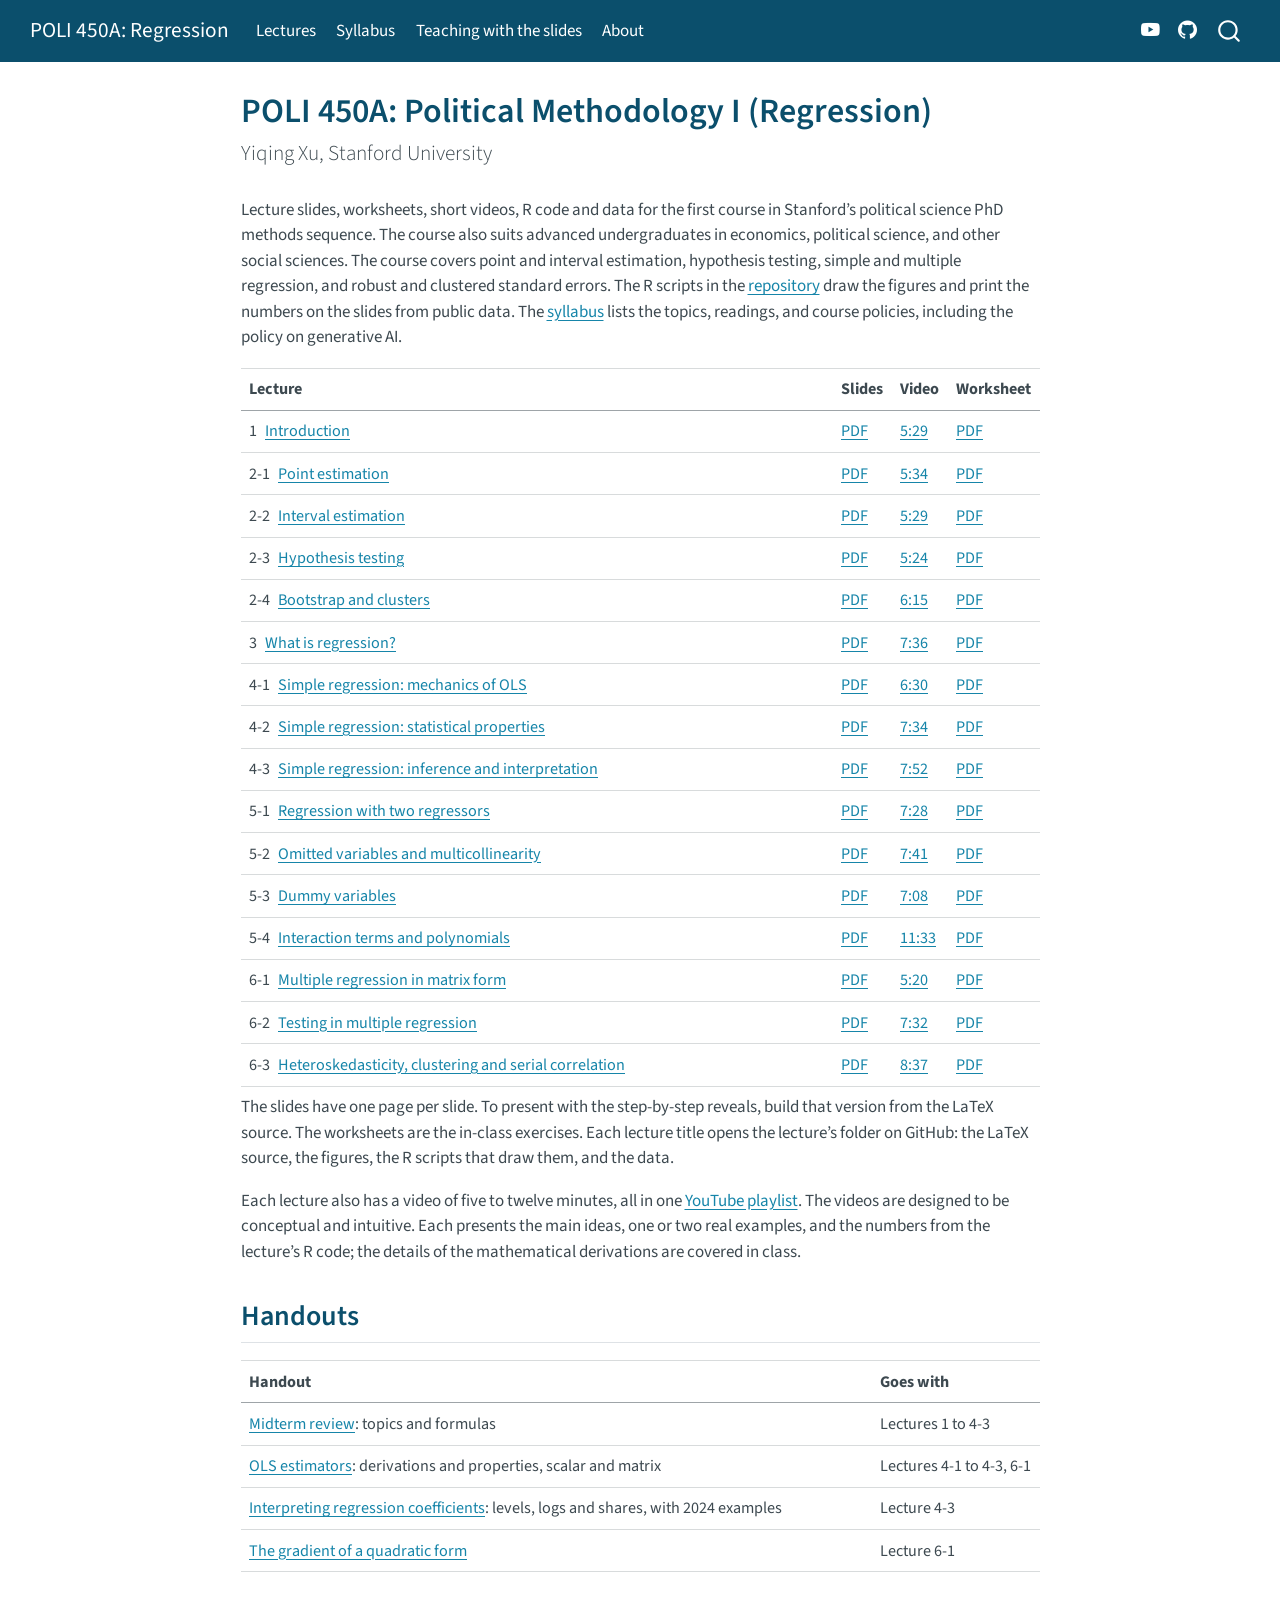
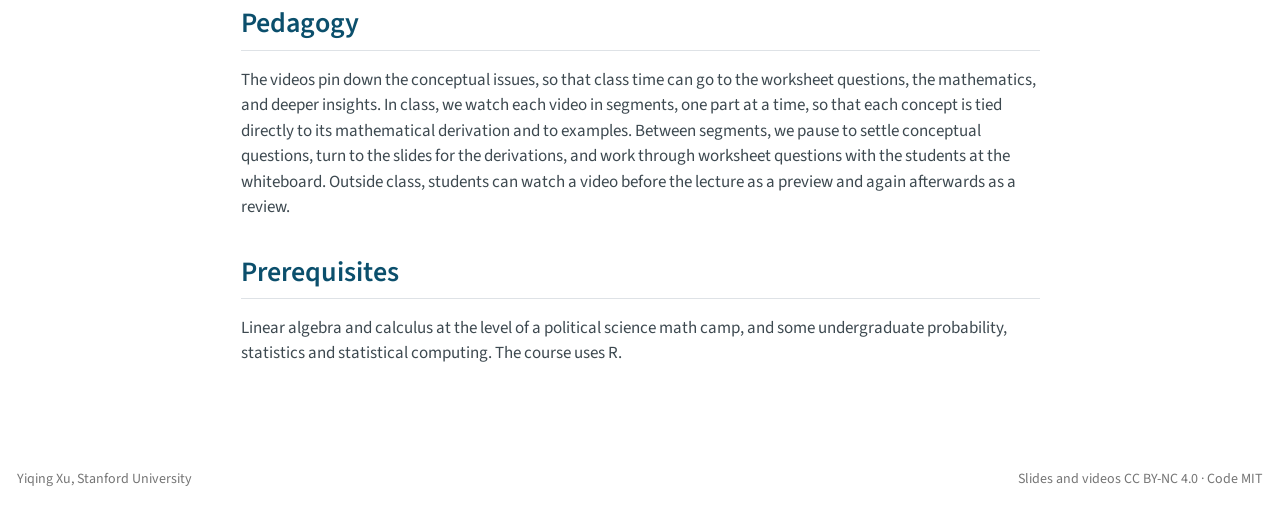
<file: docs/index.html>
<!DOCTYPE html>
<html xmlns="http://www.w3.org/1999/xhtml" lang="en" xml:lang="en"><head>

<meta charset="utf-8">
<meta name="generator" content="quarto-1.8.27">

<meta name="viewport" content="width=device-width, initial-scale=1.0, user-scalable=yes">


<title>POLI 450A: Political Methodology I (Regression) – POLI 450A: Regression</title>
<style>
code{white-space: pre-wrap;}
span.smallcaps{font-variant: small-caps;}
div.columns{display: flex; gap: min(4vw, 1.5em);}
div.column{flex: auto; overflow-x: auto;}
div.hanging-indent{margin-left: 1.5em; text-indent: -1.5em;}
ul.task-list{list-style: none;}
ul.task-list li input[type="checkbox"] {
  width: 0.8em;
  margin: 0 0.8em 0.2em -1em; /* quarto-specific, see https://github.com/quarto-dev/quarto-cli/issues/4556 */ 
  vertical-align: middle;
}
</style>


<script src="site_libs/quarto-nav/quarto-nav.js"></script>
<script src="site_libs/quarto-nav/headroom.min.js"></script>
<script src="site_libs/clipboard/clipboard.min.js"></script>
<script src="site_libs/quarto-search/autocomplete.umd.js"></script>
<script src="site_libs/quarto-search/fuse.min.js"></script>
<script src="site_libs/quarto-search/quarto-search.js"></script>
<meta name="quarto:offset" content="./">
<script src="site_libs/quarto-html/quarto.js" type="module"></script>
<script src="site_libs/quarto-html/tabsets/tabsets.js" type="module"></script>
<script src="site_libs/quarto-html/axe/axe-check.js" type="module"></script>
<script src="site_libs/quarto-html/popper.min.js"></script>
<script src="site_libs/quarto-html/tippy.umd.min.js"></script>
<script src="site_libs/quarto-html/anchor.min.js"></script>
<link href="site_libs/quarto-html/tippy.css" rel="stylesheet">
<link href="site_libs/quarto-html/quarto-syntax-highlighting-ed96de9b727972fe78a7b5d16c58bf87.css" rel="stylesheet" id="quarto-text-highlighting-styles">
<script src="site_libs/bootstrap/bootstrap.min.js"></script>
<link href="site_libs/bootstrap/bootstrap-icons.css" rel="stylesheet">
<link href="site_libs/bootstrap/bootstrap-851721a1c7801c9b8cac1c885a5fff2c.min.css" rel="stylesheet" append-hash="true" id="quarto-bootstrap" data-mode="light">
<script id="quarto-search-options" type="application/json">{
  "location": "navbar",
  "copy-button": false,
  "collapse-after": 3,
  "panel-placement": "end",
  "type": "overlay",
  "limit": 50,
  "keyboard-shortcut": [
    "f",
    "/",
    "s"
  ],
  "show-item-context": false,
  "language": {
    "search-no-results-text": "No results",
    "search-matching-documents-text": "matching documents",
    "search-copy-link-title": "Copy link to search",
    "search-hide-matches-text": "Hide additional matches",
    "search-more-match-text": "more match in this document",
    "search-more-matches-text": "more matches in this document",
    "search-clear-button-title": "Clear",
    "search-text-placeholder": "",
    "search-detached-cancel-button-title": "Cancel",
    "search-submit-button-title": "Submit",
    "search-label": "Search"
  }
}</script>


</head>

<body class="nav-fixed fullcontent quarto-light">

<div id="quarto-search-results"></div>
  <header id="quarto-header" class="headroom fixed-top">
    <nav class="navbar navbar-expand-lg " data-bs-theme="dark">
      <div class="navbar-container container-fluid">
      <div class="navbar-brand-container mx-auto">
    <a class="navbar-brand" href="./index.html">
    <span class="navbar-title">POLI 450A: Regression</span>
    </a>
  </div>
            <div id="quarto-search" class="" title="Search"></div>
          <button class="navbar-toggler" type="button" data-bs-toggle="collapse" data-bs-target="#navbarCollapse" aria-controls="navbarCollapse" role="menu" aria-expanded="false" aria-label="Toggle navigation" onclick="if (window.quartoToggleHeadroom) { window.quartoToggleHeadroom(); }">
  <span class="navbar-toggler-icon"></span>
</button>
          <div class="collapse navbar-collapse" id="navbarCollapse">
            <ul class="navbar-nav navbar-nav-scroll me-auto">
  <li class="nav-item">
    <a class="nav-link active" href="./index.html" aria-current="page"> 
<span class="menu-text">Lectures</span></a>
  </li>  
  <li class="nav-item">
    <a class="nav-link" href="./pdf/syllabus.pdf"> 
<span class="menu-text">Syllabus</span></a>
  </li>  
  <li class="nav-item">
    <a class="nav-link" href="./teaching.html"> 
<span class="menu-text">Teaching with the slides</span></a>
  </li>  
  <li class="nav-item">
    <a class="nav-link" href="./about.html"> 
<span class="menu-text">About</span></a>
  </li>  
</ul>
            <ul class="navbar-nav navbar-nav-scroll ms-auto">
  <li class="nav-item compact">
    <a class="nav-link" href="https://www.youtube.com/playlist?list=PLbHvZ-k41x9s"> <i class="bi bi-youtube" role="img" aria-label="YouTube playlist">
</i> 
<span class="menu-text"></span></a>
  </li>  
  <li class="nav-item compact">
    <a class="nav-link" href="https://github.com/xuyiqing/regression-lectures"> <i class="bi bi-github" role="img" aria-label="GitHub repository">
</i> 
<span class="menu-text"></span></a>
  </li>  
</ul>
          </div> <!-- /navcollapse -->
            <div class="quarto-navbar-tools">
</div>
      </div> <!-- /container-fluid -->
    </nav>
</header>
<!-- content -->
<div id="quarto-content" class="quarto-container page-columns page-rows-contents page-layout-article page-navbar">
<!-- sidebar -->
<!-- margin-sidebar -->
    
<!-- main -->
<main class="content" id="quarto-document-content">

<header id="title-block-header" class="quarto-title-block default">
<div class="quarto-title">
<h1 class="title">POLI 450A: Political Methodology I (Regression)</h1>
<p class="subtitle lead">Yiqing Xu, Stanford University</p>
</div>



<div class="quarto-title-meta">

    
  
    
  </div>
  


</header>


<p>Lecture slides, worksheets, short videos, R code and data for the first course in Stanford’s political science PhD methods sequence. The course also suits advanced undergraduates in economics, political science, and other social sciences. The course covers point and interval estimation, hypothesis testing, simple and multiple regression, and robust and clustered standard errors. The R scripts in the <a href="https://github.com/xuyiqing/regression-lectures">repository</a> draw the figures and print the numbers on the slides from public data. The <a href="pdf/syllabus.pdf">syllabus</a> lists the topics, readings, and course policies, including the policy on generative AI.</p>
<table class="caption-top table">
<thead>
<tr class="header">
<th>Lecture</th>
<th>Slides</th>
<th>Video</th>
<th>Worksheet</th>
</tr>
</thead>
<tbody>
<tr class="odd">
<td>1 <a href="https://github.com/xuyiqing/regression-lectures/tree/main/lectures/01Intro">Introduction</a></td>
<td><a href="pdf/lec1_handout.pdf">PDF</a></td>
<td><a href="https://www.youtube.com/watch?v=iF-UXSAJUKI&amp;list=PLbHvZ-k41x9s">5:29</a></td>
<td><a href="pdf/worksheet_lec1.pdf">PDF</a></td>
</tr>
<tr class="even">
<td>2-1 <a href="https://github.com/xuyiqing/regression-lectures/tree/main/lectures/02-1PointEstimation">Point estimation</a></td>
<td><a href="pdf/lec2_1_handout.pdf">PDF</a></td>
<td><a href="https://www.youtube.com/watch?v=Swxf5lM_u24&amp;list=PLbHvZ-k41x9s">5:34</a></td>
<td><a href="pdf/worksheet_lec2-1.pdf">PDF</a></td>
</tr>
<tr class="odd">
<td>2-2 <a href="https://github.com/xuyiqing/regression-lectures/tree/main/lectures/02-2IntervalEstimation">Interval estimation</a></td>
<td><a href="pdf/lec2_2_handout.pdf">PDF</a></td>
<td><a href="https://www.youtube.com/watch?v=7T9ndJHs5_I&amp;list=PLbHvZ-k41x9s">5:29</a></td>
<td><a href="pdf/worksheet_lec2-2.pdf">PDF</a></td>
</tr>
<tr class="even">
<td>2-3 <a href="https://github.com/xuyiqing/regression-lectures/tree/main/lectures/02-3HypothesisTesting">Hypothesis testing</a></td>
<td><a href="pdf/lec2_3_handout.pdf">PDF</a></td>
<td><a href="https://www.youtube.com/watch?v=WODM9NLojLQ&amp;list=PLbHvZ-k41x9s">5:24</a></td>
<td><a href="pdf/worksheet_lec2-3.pdf">PDF</a></td>
</tr>
<tr class="odd">
<td>2-4 <a href="https://github.com/xuyiqing/regression-lectures/tree/main/lectures/02-4MoreInference">Bootstrap and clusters</a></td>
<td><a href="pdf/lec2_4_handout.pdf">PDF</a></td>
<td><a href="https://www.youtube.com/watch?v=hGvSrkmQy1I&amp;list=PLbHvZ-k41x9s">6:15</a></td>
<td><a href="pdf/worksheet_lec2-4.pdf">PDF</a></td>
</tr>
<tr class="even">
<td>3 <a href="https://github.com/xuyiqing/regression-lectures/tree/main/lectures/03WhatIsRegression">What is regression?</a></td>
<td><a href="pdf/lec3_handout.pdf">PDF</a></td>
<td><a href="https://www.youtube.com/watch?v=wllni_KnmjQ&amp;list=PLbHvZ-k41x9s">7:36</a></td>
<td><a href="pdf/worksheet_lec3.pdf">PDF</a></td>
</tr>
<tr class="odd">
<td>4-1 <a href="https://github.com/xuyiqing/regression-lectures/tree/main/lectures/04-1SimpleRegressionMechanics">Simple regression: mechanics of OLS</a></td>
<td><a href="pdf/lec4_1_handout.pdf">PDF</a></td>
<td><a href="https://www.youtube.com/watch?v=7flAEtlI_Co&amp;list=PLbHvZ-k41x9s">6:30</a></td>
<td><a href="pdf/worksheet_lec4-1.pdf">PDF</a></td>
</tr>
<tr class="even">
<td>4-2 <a href="https://github.com/xuyiqing/regression-lectures/tree/main/lectures/04-2SimpleRegressionProperties">Simple regression: statistical properties</a></td>
<td><a href="pdf/lec4_2_handout.pdf">PDF</a></td>
<td><a href="https://www.youtube.com/watch?v=tieM_0nF3uE&amp;list=PLbHvZ-k41x9s">7:34</a></td>
<td><a href="pdf/worksheet_lec4-2.pdf">PDF</a></td>
</tr>
<tr class="odd">
<td>4-3 <a href="https://github.com/xuyiqing/regression-lectures/tree/main/lectures/04-3SimpleRegressionInference">Simple regression: inference and interpretation</a></td>
<td><a href="pdf/lec4_3_handout.pdf">PDF</a></td>
<td><a href="https://www.youtube.com/watch?v=aslK8sGa63Y&amp;list=PLbHvZ-k41x9s">7:52</a></td>
<td><a href="pdf/worksheet_lec4-3.pdf">PDF</a></td>
</tr>
<tr class="even">
<td>5-1 <a href="https://github.com/xuyiqing/regression-lectures/tree/main/lectures/05-1TwoRegressors">Regression with two regressors</a></td>
<td><a href="pdf/lec5_1_handout.pdf">PDF</a></td>
<td><a href="https://www.youtube.com/watch?v=8ATj0tzDJnI&amp;list=PLbHvZ-k41x9s">7:28</a></td>
<td><a href="pdf/worksheet_lec5-1.pdf">PDF</a></td>
</tr>
<tr class="odd">
<td>5-2 <a href="https://github.com/xuyiqing/regression-lectures/tree/main/lectures/05-2OmittedVarMulticollinearity">Omitted variables and multicollinearity</a></td>
<td><a href="pdf/lec5_2_handout.pdf">PDF</a></td>
<td><a href="https://www.youtube.com/watch?v=fqSxcKsc4GU&amp;list=PLbHvZ-k41x9s">7:41</a></td>
<td><a href="pdf/worksheet_lec5-2.pdf">PDF</a></td>
</tr>
<tr class="even">
<td>5-3 <a href="https://github.com/xuyiqing/regression-lectures/tree/main/lectures/05-3DummyVariables">Dummy variables</a></td>
<td><a href="pdf/lec5_3_handout.pdf">PDF</a></td>
<td><a href="https://www.youtube.com/watch?v=5Gq1oJ76daU&amp;list=PLbHvZ-k41x9s">7:08</a></td>
<td><a href="pdf/worksheet_lec5-3.pdf">PDF</a></td>
</tr>
<tr class="odd">
<td>5-4 <a href="https://github.com/xuyiqing/regression-lectures/tree/main/lectures/05-4InteractionsPolynomials">Interaction terms and polynomials</a></td>
<td><a href="pdf/lec5_4_handout.pdf">PDF</a></td>
<td><a href="https://www.youtube.com/watch?v=6XabG7d0sTs&amp;list=PLbHvZ-k41x9s">11:33</a></td>
<td><a href="pdf/worksheet_lec5-4.pdf">PDF</a></td>
</tr>
<tr class="even">
<td>6-1 <a href="https://github.com/xuyiqing/regression-lectures/tree/main/lectures/06-1MultipleRegressionMechanics">Multiple regression in matrix form</a></td>
<td><a href="pdf/lec6_1_handout.pdf">PDF</a></td>
<td><a href="https://www.youtube.com/watch?v=Joh2vmuyrUc&amp;list=PLbHvZ-k41x9s">5:20</a></td>
<td><a href="pdf/worksheet_lec6-1.pdf">PDF</a></td>
</tr>
<tr class="odd">
<td>6-2 <a href="https://github.com/xuyiqing/regression-lectures/tree/main/lectures/06-2MultipleRegressionTesting">Testing in multiple regression</a></td>
<td><a href="pdf/lec6_2_handout.pdf">PDF</a></td>
<td><a href="https://www.youtube.com/watch?v=5bI7HBBLsMU&amp;list=PLbHvZ-k41x9s">7:32</a></td>
<td><a href="pdf/worksheet_lec6-2.pdf">PDF</a></td>
</tr>
<tr class="even">
<td>6-3 <a href="https://github.com/xuyiqing/regression-lectures/tree/main/lectures/06-3MoreInference">Heteroskedasticity, clustering and serial correlation</a></td>
<td><a href="pdf/lec6_3_handout.pdf">PDF</a></td>
<td><a href="https://www.youtube.com/watch?v=Jgi9q1KpqK4&amp;list=PLbHvZ-k41x9s">8:37</a></td>
<td><a href="pdf/worksheet_lec6-3.pdf">PDF</a></td>
</tr>
</tbody>
</table>
<p>The slides have one page per slide. To present with the step-by-step reveals, build that version from the LaTeX source. The worksheets are the in-class exercises. Each lecture title opens the lecture’s folder on GitHub: the LaTeX source, the figures, the R scripts that draw them, and the data.</p>
<p>Each lecture also has a video of five to twelve minutes, all in one <a href="https://www.youtube.com/playlist?list=PLbHvZ-k41x9s">YouTube playlist</a>. The videos are designed to be conceptual and intuitive. Each presents the main ideas, one or two real examples, and the numbers from the lecture’s R code; the details of the mathematical derivations are covered in class.</p>
<section id="handouts" class="level2">
<h2 class="anchored" data-anchor-id="handouts">Handouts</h2>
<table class="caption-top table">
<thead>
<tr class="header">
<th>Handout</th>
<th>Goes with</th>
</tr>
</thead>
<tbody>
<tr class="odd">
<td><a href="pdf/midterm_review.pdf">Midterm review</a>: topics and formulas</td>
<td>Lectures 1 to 4-3</td>
</tr>
<tr class="even">
<td><a href="pdf/handout_ols.pdf">OLS estimators</a>: derivations and properties, scalar and matrix</td>
<td>Lectures 4-1 to 4-3, 6-1</td>
</tr>
<tr class="odd">
<td><a href="pdf/interpret_reg_coeffs.pdf">Interpreting regression coefficients</a>: levels, logs and shares, with 2024 examples</td>
<td>Lecture 4-3</td>
</tr>
<tr class="even">
<td><a href="pdf/note_on_quadform.pdf">The gradient of a quadratic form</a></td>
<td>Lecture 6-1</td>
</tr>
</tbody>
</table>
</section>
<section id="pedagogy" class="level2">
<h2 class="anchored" data-anchor-id="pedagogy">Pedagogy</h2>
<p>The videos pin down the conceptual issues, so that class time can go to the worksheet questions, the mathematics, and deeper insights. In class, we watch each video in segments, one part at a time, so that each concept is tied directly to its mathematical derivation and to examples. Between segments, we pause to settle conceptual questions, turn to the slides for the derivations, and work through worksheet questions with the students at the whiteboard. Outside class, students can watch a video before the lecture as a preview and again afterwards as a review.</p>
</section>
<section id="prerequisites" class="level2">
<h2 class="anchored" data-anchor-id="prerequisites">Prerequisites</h2>
<p>Linear algebra and calculus at the level of a political science math camp, and some undergraduate probability, statistics and statistical computing. The course uses R.</p>


</section>

</main> <!-- /main -->
<script>
// Every link in the page body opens in a new tab (Yiqing, 2026-10-17), and so do the navbar's
// links to other sites (YouTube, GitHub) and to PDFs (the syllabus); the navbar's own pages open in the same tab.
function newTab(a) { a.target = '_blank'; a.rel = 'noopener'; }
document.querySelectorAll('main a[href]').forEach(function (a) {
  var h = a.getAttribute('href');
  if (h && h.charAt(0) !== '#') newTab(a);
});
document.querySelectorAll('.navbar a[href]').forEach(function (a) {
  if ((a.host && a.host !== location.host) || /\.pdf$/i.test(a.pathname)) newTab(a);
});
</script>
<script id="quarto-html-after-body" type="application/javascript">
  window.document.addEventListener("DOMContentLoaded", function (event) {
    const icon = "";
    const anchorJS = new window.AnchorJS();
    anchorJS.options = {
      placement: 'right',
      icon: icon
    };
    anchorJS.add('.anchored');
    const isCodeAnnotation = (el) => {
      for (const clz of el.classList) {
        if (clz.startsWith('code-annotation-')) {                     
          return true;
        }
      }
      return false;
    }
    const onCopySuccess = function(e) {
      // button target
      const button = e.trigger;
      // don't keep focus
      button.blur();
      // flash "checked"
      button.classList.add('code-copy-button-checked');
      var currentTitle = button.getAttribute("title");
      button.setAttribute("title", "Copied!");
      let tooltip;
      if (window.bootstrap) {
        button.setAttribute("data-bs-toggle", "tooltip");
        button.setAttribute("data-bs-placement", "left");
        button.setAttribute("data-bs-title", "Copied!");
        tooltip = new bootstrap.Tooltip(button, 
          { trigger: "manual", 
            customClass: "code-copy-button-tooltip",
            offset: [0, -8]});
        tooltip.show();    
      }
      setTimeout(function() {
        if (tooltip) {
          tooltip.hide();
          button.removeAttribute("data-bs-title");
          button.removeAttribute("data-bs-toggle");
          button.removeAttribute("data-bs-placement");
        }
        button.setAttribute("title", currentTitle);
        button.classList.remove('code-copy-button-checked');
      }, 1000);
      // clear code selection
      e.clearSelection();
    }
    const getTextToCopy = function(trigger) {
      const outerScaffold = trigger.parentElement.cloneNode(true);
      const codeEl = outerScaffold.querySelector('code');
      for (const childEl of codeEl.children) {
        if (isCodeAnnotation(childEl)) {
          childEl.remove();
        }
      }
      return codeEl.innerText;
    }
    const clipboard = new window.ClipboardJS('.code-copy-button:not([data-in-quarto-modal])', {
      text: getTextToCopy
    });
    clipboard.on('success', onCopySuccess);
    if (window.document.getElementById('quarto-embedded-source-code-modal')) {
      const clipboardModal = new window.ClipboardJS('.code-copy-button[data-in-quarto-modal]', {
        text: getTextToCopy,
        container: window.document.getElementById('quarto-embedded-source-code-modal')
      });
      clipboardModal.on('success', onCopySuccess);
    }
      var localhostRegex = new RegExp(/^(?:http|https):\/\/localhost\:?[0-9]*\//);
      var mailtoRegex = new RegExp(/^mailto:/);
        var filterRegex = new RegExp("https:\/\/teaching\.yiqingxu\.org\/regression-lectures\/");
      var isInternal = (href) => {
          return filterRegex.test(href) || localhostRegex.test(href) || mailtoRegex.test(href);
      }
      // Inspect non-navigation links and adorn them if external
     var links = window.document.querySelectorAll('a[href]:not(.nav-link):not(.navbar-brand):not(.toc-action):not(.sidebar-link):not(.sidebar-item-toggle):not(.pagination-link):not(.no-external):not([aria-hidden]):not(.dropdown-item):not(.quarto-navigation-tool):not(.about-link)');
      for (var i=0; i<links.length; i++) {
        const link = links[i];
        if (!isInternal(link.href)) {
          // undo the damage that might have been done by quarto-nav.js in the case of
          // links that we want to consider external
          if (link.dataset.originalHref !== undefined) {
            link.href = link.dataset.originalHref;
          }
            // target, if specified
            link.setAttribute("target", "_blank");
            if (link.getAttribute("rel") === null) {
              link.setAttribute("rel", "noopener");
            }
        }
      }
    function tippyHover(el, contentFn, onTriggerFn, onUntriggerFn) {
      const config = {
        allowHTML: true,
        maxWidth: 500,
        delay: 100,
        arrow: false,
        appendTo: function(el) {
            return el.parentElement;
        },
        interactive: true,
        interactiveBorder: 10,
        theme: 'quarto',
        placement: 'bottom-start',
      };
      if (contentFn) {
        config.content = contentFn;
      }
      if (onTriggerFn) {
        config.onTrigger = onTriggerFn;
      }
      if (onUntriggerFn) {
        config.onUntrigger = onUntriggerFn;
      }
      window.tippy(el, config); 
    }
    const noterefs = window.document.querySelectorAll('a[role="doc-noteref"]');
    for (var i=0; i<noterefs.length; i++) {
      const ref = noterefs[i];
      tippyHover(ref, function() {
        // use id or data attribute instead here
        let href = ref.getAttribute('data-footnote-href') || ref.getAttribute('href');
        try { href = new URL(href).hash; } catch {}
        const id = href.replace(/^#\/?/, "");
        const note = window.document.getElementById(id);
        if (note) {
          return note.innerHTML;
        } else {
          return "";
        }
      });
    }
    const xrefs = window.document.querySelectorAll('a.quarto-xref');
    const processXRef = (id, note) => {
      // Strip column container classes
      const stripColumnClz = (el) => {
        el.classList.remove("page-full", "page-columns");
        if (el.children) {
          for (const child of el.children) {
            stripColumnClz(child);
          }
        }
      }
      stripColumnClz(note)
      if (id === null || id.startsWith('sec-')) {
        // Special case sections, only their first couple elements
        const container = document.createElement("div");
        if (note.children && note.children.length > 2) {
          container.appendChild(note.children[0].cloneNode(true));
          for (let i = 1; i < note.children.length; i++) {
            const child = note.children[i];
            if (child.tagName === "P" && child.innerText === "") {
              continue;
            } else {
              container.appendChild(child.cloneNode(true));
              break;
            }
          }
          if (window.Quarto?.typesetMath) {
            window.Quarto.typesetMath(container);
          }
          return container.innerHTML
        } else {
          if (window.Quarto?.typesetMath) {
            window.Quarto.typesetMath(note);
          }
          return note.innerHTML;
        }
      } else {
        // Remove any anchor links if they are present
        const anchorLink = note.querySelector('a.anchorjs-link');
        if (anchorLink) {
          anchorLink.remove();
        }
        if (window.Quarto?.typesetMath) {
          window.Quarto.typesetMath(note);
        }
        if (note.classList.contains("callout")) {
          return note.outerHTML;
        } else {
          return note.innerHTML;
        }
      }
    }
    for (var i=0; i<xrefs.length; i++) {
      const xref = xrefs[i];
      tippyHover(xref, undefined, function(instance) {
        instance.disable();
        let url = xref.getAttribute('href');
        let hash = undefined; 
        if (url.startsWith('#')) {
          hash = url;
        } else {
          try { hash = new URL(url).hash; } catch {}
        }
        if (hash) {
          const id = hash.replace(/^#\/?/, "");
          const note = window.document.getElementById(id);
          if (note !== null) {
            try {
              const html = processXRef(id, note.cloneNode(true));
              instance.setContent(html);
            } finally {
              instance.enable();
              instance.show();
            }
          } else {
            // See if we can fetch this
            fetch(url.split('#')[0])
            .then(res => res.text())
            .then(html => {
              const parser = new DOMParser();
              const htmlDoc = parser.parseFromString(html, "text/html");
              const note = htmlDoc.getElementById(id);
              if (note !== null) {
                const html = processXRef(id, note);
                instance.setContent(html);
              } 
            }).finally(() => {
              instance.enable();
              instance.show();
            });
          }
        } else {
          // See if we can fetch a full url (with no hash to target)
          // This is a special case and we should probably do some content thinning / targeting
          fetch(url)
          .then(res => res.text())
          .then(html => {
            const parser = new DOMParser();
            const htmlDoc = parser.parseFromString(html, "text/html");
            const note = htmlDoc.querySelector('main.content');
            if (note !== null) {
              // This should only happen for chapter cross references
              // (since there is no id in the URL)
              // remove the first header
              if (note.children.length > 0 && note.children[0].tagName === "HEADER") {
                note.children[0].remove();
              }
              const html = processXRef(null, note);
              instance.setContent(html);
            } 
          }).finally(() => {
            instance.enable();
            instance.show();
          });
        }
      }, function(instance) {
      });
    }
        let selectedAnnoteEl;
        const selectorForAnnotation = ( cell, annotation) => {
          let cellAttr = 'data-code-cell="' + cell + '"';
          let lineAttr = 'data-code-annotation="' +  annotation + '"';
          const selector = 'span[' + cellAttr + '][' + lineAttr + ']';
          return selector;
        }
        const selectCodeLines = (annoteEl) => {
          const doc = window.document;
          const targetCell = annoteEl.getAttribute("data-target-cell");
          const targetAnnotation = annoteEl.getAttribute("data-target-annotation");
          const annoteSpan = window.document.querySelector(selectorForAnnotation(targetCell, targetAnnotation));
          const lines = annoteSpan.getAttribute("data-code-lines").split(",");
          const lineIds = lines.map((line) => {
            return targetCell + "-" + line;
          })
          let top = null;
          let height = null;
          let parent = null;
          if (lineIds.length > 0) {
              //compute the position of the single el (top and bottom and make a div)
              const el = window.document.getElementById(lineIds[0]);
              top = el.offsetTop;
              height = el.offsetHeight;
              parent = el.parentElement.parentElement;
            if (lineIds.length > 1) {
              const lastEl = window.document.getElementById(lineIds[lineIds.length - 1]);
              const bottom = lastEl.offsetTop + lastEl.offsetHeight;
              height = bottom - top;
            }
            if (top !== null && height !== null && parent !== null) {
              // cook up a div (if necessary) and position it 
              let div = window.document.getElementById("code-annotation-line-highlight");
              if (div === null) {
                div = window.document.createElement("div");
                div.setAttribute("id", "code-annotation-line-highlight");
                div.style.position = 'absolute';
                parent.appendChild(div);
              }
              div.style.top = top - 2 + "px";
              div.style.height = height + 4 + "px";
              div.style.left = 0;
              let gutterDiv = window.document.getElementById("code-annotation-line-highlight-gutter");
              if (gutterDiv === null) {
                gutterDiv = window.document.createElement("div");
                gutterDiv.setAttribute("id", "code-annotation-line-highlight-gutter");
                gutterDiv.style.position = 'absolute';
                const codeCell = window.document.getElementById(targetCell);
                const gutter = codeCell.querySelector('.code-annotation-gutter');
                gutter.appendChild(gutterDiv);
              }
              gutterDiv.style.top = top - 2 + "px";
              gutterDiv.style.height = height + 4 + "px";
            }
            selectedAnnoteEl = annoteEl;
          }
        };
        const unselectCodeLines = () => {
          const elementsIds = ["code-annotation-line-highlight", "code-annotation-line-highlight-gutter"];
          elementsIds.forEach((elId) => {
            const div = window.document.getElementById(elId);
            if (div) {
              div.remove();
            }
          });
          selectedAnnoteEl = undefined;
        };
          // Handle positioning of the toggle
      window.addEventListener(
        "resize",
        throttle(() => {
          elRect = undefined;
          if (selectedAnnoteEl) {
            selectCodeLines(selectedAnnoteEl);
          }
        }, 10)
      );
      function throttle(fn, ms) {
      let throttle = false;
      let timer;
        return (...args) => {
          if(!throttle) { // first call gets through
              fn.apply(this, args);
              throttle = true;
          } else { // all the others get throttled
              if(timer) clearTimeout(timer); // cancel #2
              timer = setTimeout(() => {
                fn.apply(this, args);
                timer = throttle = false;
              }, ms);
          }
        };
      }
        // Attach click handler to the DT
        const annoteDls = window.document.querySelectorAll('dt[data-target-cell]');
        for (const annoteDlNode of annoteDls) {
          annoteDlNode.addEventListener('click', (event) => {
            const clickedEl = event.target;
            if (clickedEl !== selectedAnnoteEl) {
              unselectCodeLines();
              const activeEl = window.document.querySelector('dt[data-target-cell].code-annotation-active');
              if (activeEl) {
                activeEl.classList.remove('code-annotation-active');
              }
              selectCodeLines(clickedEl);
              clickedEl.classList.add('code-annotation-active');
            } else {
              // Unselect the line
              unselectCodeLines();
              clickedEl.classList.remove('code-annotation-active');
            }
          });
        }
    const findCites = (el) => {
      const parentEl = el.parentElement;
      if (parentEl) {
        const cites = parentEl.dataset.cites;
        if (cites) {
          return {
            el,
            cites: cites.split(' ')
          };
        } else {
          return findCites(el.parentElement)
        }
      } else {
        return undefined;
      }
    };
    var bibliorefs = window.document.querySelectorAll('a[role="doc-biblioref"]');
    for (var i=0; i<bibliorefs.length; i++) {
      const ref = bibliorefs[i];
      const citeInfo = findCites(ref);
      if (citeInfo) {
        tippyHover(citeInfo.el, function() {
          var popup = window.document.createElement('div');
          citeInfo.cites.forEach(function(cite) {
            var citeDiv = window.document.createElement('div');
            citeDiv.classList.add('hanging-indent');
            citeDiv.classList.add('csl-entry');
            var biblioDiv = window.document.getElementById('ref-' + cite);
            if (biblioDiv) {
              citeDiv.innerHTML = biblioDiv.innerHTML;
            }
            popup.appendChild(citeDiv);
          });
          return popup.innerHTML;
        });
      }
    }
  });
  </script>
</div> <!-- /content -->
<footer class="footer">
  <div class="nav-footer">
    <div class="nav-footer-left">
<p>Yiqing Xu, Stanford University</p>
</div>   
    <div class="nav-footer-center">
      &nbsp;
    </div>
    <div class="nav-footer-right">
<p>Slides and videos CC BY-NC 4.0 · Code MIT</p>
</div>
  </div>
</footer>




</body></html>
</file>
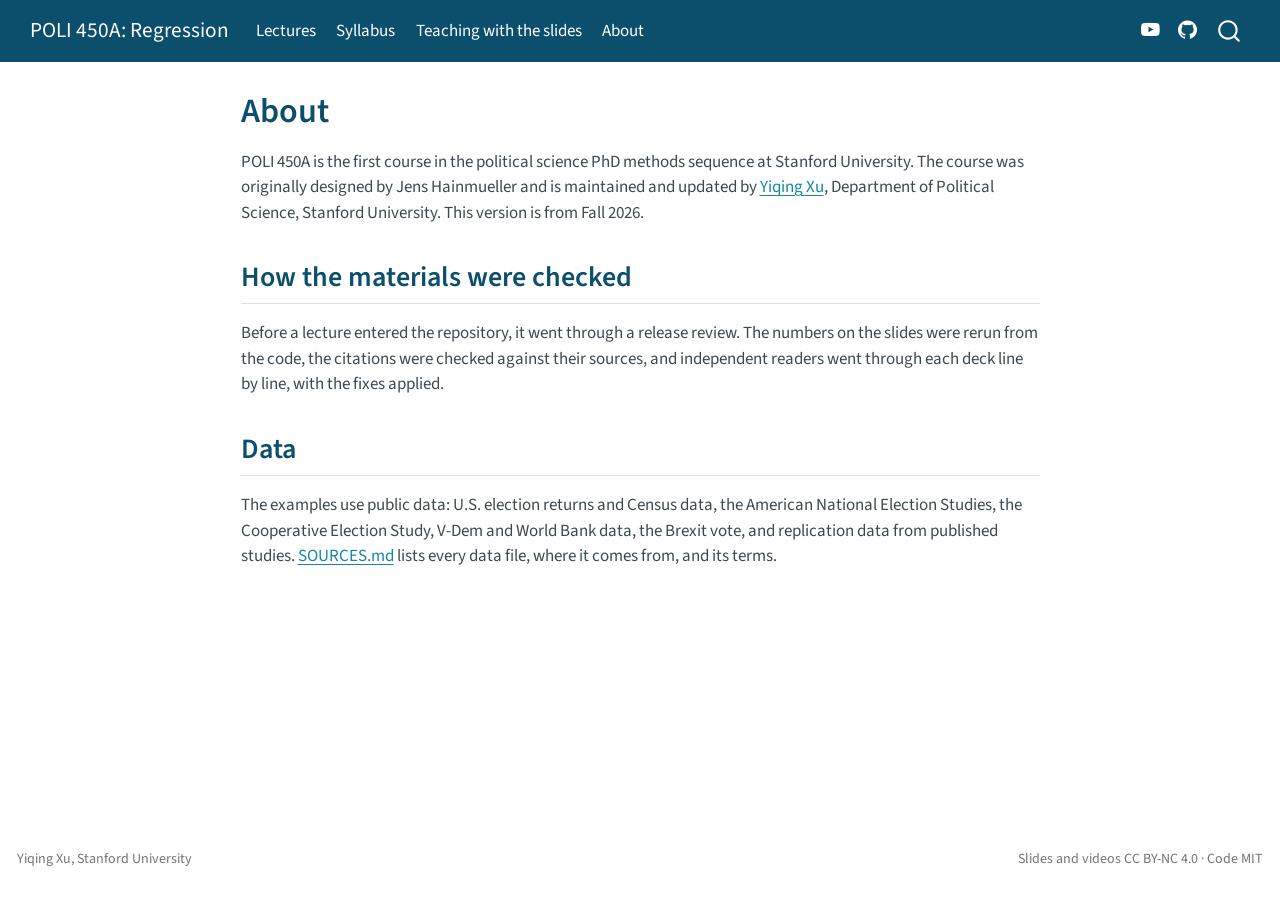
<file: docs/about.html>
<!DOCTYPE html>
<html xmlns="http://www.w3.org/1999/xhtml" lang="en" xml:lang="en"><head>

<meta charset="utf-8">
<meta name="generator" content="quarto-1.8.27">

<meta name="viewport" content="width=device-width, initial-scale=1.0, user-scalable=yes">


<title>About – POLI 450A: Regression</title>
<style>
code{white-space: pre-wrap;}
span.smallcaps{font-variant: small-caps;}
div.columns{display: flex; gap: min(4vw, 1.5em);}
div.column{flex: auto; overflow-x: auto;}
div.hanging-indent{margin-left: 1.5em; text-indent: -1.5em;}
ul.task-list{list-style: none;}
ul.task-list li input[type="checkbox"] {
  width: 0.8em;
  margin: 0 0.8em 0.2em -1em; /* quarto-specific, see https://github.com/quarto-dev/quarto-cli/issues/4556 */ 
  vertical-align: middle;
}
</style>


<script src="site_libs/quarto-nav/quarto-nav.js"></script>
<script src="site_libs/quarto-nav/headroom.min.js"></script>
<script src="site_libs/clipboard/clipboard.min.js"></script>
<script src="site_libs/quarto-search/autocomplete.umd.js"></script>
<script src="site_libs/quarto-search/fuse.min.js"></script>
<script src="site_libs/quarto-search/quarto-search.js"></script>
<meta name="quarto:offset" content="./">
<script src="site_libs/quarto-html/quarto.js" type="module"></script>
<script src="site_libs/quarto-html/tabsets/tabsets.js" type="module"></script>
<script src="site_libs/quarto-html/axe/axe-check.js" type="module"></script>
<script src="site_libs/quarto-html/popper.min.js"></script>
<script src="site_libs/quarto-html/tippy.umd.min.js"></script>
<script src="site_libs/quarto-html/anchor.min.js"></script>
<link href="site_libs/quarto-html/tippy.css" rel="stylesheet">
<link href="site_libs/quarto-html/quarto-syntax-highlighting-ed96de9b727972fe78a7b5d16c58bf87.css" rel="stylesheet" id="quarto-text-highlighting-styles">
<script src="site_libs/bootstrap/bootstrap.min.js"></script>
<link href="site_libs/bootstrap/bootstrap-icons.css" rel="stylesheet">
<link href="site_libs/bootstrap/bootstrap-851721a1c7801c9b8cac1c885a5fff2c.min.css" rel="stylesheet" append-hash="true" id="quarto-bootstrap" data-mode="light">
<script id="quarto-search-options" type="application/json">{
  "location": "navbar",
  "copy-button": false,
  "collapse-after": 3,
  "panel-placement": "end",
  "type": "overlay",
  "limit": 50,
  "keyboard-shortcut": [
    "f",
    "/",
    "s"
  ],
  "show-item-context": false,
  "language": {
    "search-no-results-text": "No results",
    "search-matching-documents-text": "matching documents",
    "search-copy-link-title": "Copy link to search",
    "search-hide-matches-text": "Hide additional matches",
    "search-more-match-text": "more match in this document",
    "search-more-matches-text": "more matches in this document",
    "search-clear-button-title": "Clear",
    "search-text-placeholder": "",
    "search-detached-cancel-button-title": "Cancel",
    "search-submit-button-title": "Submit",
    "search-label": "Search"
  }
}</script>


</head>

<body class="nav-fixed fullcontent quarto-light">

<div id="quarto-search-results"></div>
  <header id="quarto-header" class="headroom fixed-top">
    <nav class="navbar navbar-expand-lg " data-bs-theme="dark">
      <div class="navbar-container container-fluid">
      <div class="navbar-brand-container mx-auto">
    <a class="navbar-brand" href="./index.html">
    <span class="navbar-title">POLI 450A: Regression</span>
    </a>
  </div>
            <div id="quarto-search" class="" title="Search"></div>
          <button class="navbar-toggler" type="button" data-bs-toggle="collapse" data-bs-target="#navbarCollapse" aria-controls="navbarCollapse" role="menu" aria-expanded="false" aria-label="Toggle navigation" onclick="if (window.quartoToggleHeadroom) { window.quartoToggleHeadroom(); }">
  <span class="navbar-toggler-icon"></span>
</button>
          <div class="collapse navbar-collapse" id="navbarCollapse">
            <ul class="navbar-nav navbar-nav-scroll me-auto">
  <li class="nav-item">
    <a class="nav-link" href="./index.html"> 
<span class="menu-text">Lectures</span></a>
  </li>  
  <li class="nav-item">
    <a class="nav-link" href="./pdf/syllabus.pdf"> 
<span class="menu-text">Syllabus</span></a>
  </li>  
  <li class="nav-item">
    <a class="nav-link" href="./teaching.html"> 
<span class="menu-text">Teaching with the slides</span></a>
  </li>  
  <li class="nav-item">
    <a class="nav-link active" href="./about.html" aria-current="page"> 
<span class="menu-text">About</span></a>
  </li>  
</ul>
            <ul class="navbar-nav navbar-nav-scroll ms-auto">
  <li class="nav-item compact">
    <a class="nav-link" href="https://www.youtube.com/playlist?list=PLbHvZ-k41x9s"> <i class="bi bi-youtube" role="img" aria-label="YouTube playlist">
</i> 
<span class="menu-text"></span></a>
  </li>  
  <li class="nav-item compact">
    <a class="nav-link" href="https://github.com/xuyiqing/regression-lectures"> <i class="bi bi-github" role="img" aria-label="GitHub repository">
</i> 
<span class="menu-text"></span></a>
  </li>  
</ul>
          </div> <!-- /navcollapse -->
            <div class="quarto-navbar-tools">
</div>
      </div> <!-- /container-fluid -->
    </nav>
</header>
<!-- content -->
<div id="quarto-content" class="quarto-container page-columns page-rows-contents page-layout-article page-navbar">
<!-- sidebar -->
<!-- margin-sidebar -->
    
<!-- main -->
<main class="content" id="quarto-document-content">

<header id="title-block-header" class="quarto-title-block default">
<div class="quarto-title">
<h1 class="title">About</h1>
</div>



<div class="quarto-title-meta">

    
  
    
  </div>
  


</header>


<p>POLI 450A is the first course in the political science PhD methods sequence at Stanford University. The course was originally designed by Jens Hainmueller and is maintained and updated by <a href="https://yiqingxu.org">Yiqing Xu</a>, Department of Political Science, Stanford University. This version is from Fall 2026.</p>
<section id="how-the-materials-were-checked" class="level2">
<h2 class="anchored" data-anchor-id="how-the-materials-were-checked">How the materials were checked</h2>
<p>Before a lecture entered the repository, it went through a release review. The numbers on the slides were rerun from the code, the citations were checked against their sources, and independent readers went through each deck line by line, with the fixes applied.</p>
</section>
<section id="data" class="level2">
<h2 class="anchored" data-anchor-id="data">Data</h2>
<p>The examples use public data: U.S. election returns and Census data, the American National Election Studies, the Cooperative Election Study, V-Dem and World Bank data, the Brexit vote, and replication data from published studies. <a href="https://github.com/xuyiqing/regression-lectures/blob/main/SOURCES.md">SOURCES.md</a> lists every data file, where it comes from, and its terms.</p>


</section>

</main> <!-- /main -->
<script>
// Every link in the page body opens in a new tab (Yiqing, 2026-10-17), and so do the navbar's
// links to other sites (YouTube, GitHub) and to PDFs (the syllabus); the navbar's own pages open in the same tab.
function newTab(a) { a.target = '_blank'; a.rel = 'noopener'; }
document.querySelectorAll('main a[href]').forEach(function (a) {
  var h = a.getAttribute('href');
  if (h && h.charAt(0) !== '#') newTab(a);
});
document.querySelectorAll('.navbar a[href]').forEach(function (a) {
  if ((a.host && a.host !== location.host) || /\.pdf$/i.test(a.pathname)) newTab(a);
});
</script>
<script id="quarto-html-after-body" type="application/javascript">
  window.document.addEventListener("DOMContentLoaded", function (event) {
    const icon = "";
    const anchorJS = new window.AnchorJS();
    anchorJS.options = {
      placement: 'right',
      icon: icon
    };
    anchorJS.add('.anchored');
    const isCodeAnnotation = (el) => {
      for (const clz of el.classList) {
        if (clz.startsWith('code-annotation-')) {                     
          return true;
        }
      }
      return false;
    }
    const onCopySuccess = function(e) {
      // button target
      const button = e.trigger;
      // don't keep focus
      button.blur();
      // flash "checked"
      button.classList.add('code-copy-button-checked');
      var currentTitle = button.getAttribute("title");
      button.setAttribute("title", "Copied!");
      let tooltip;
      if (window.bootstrap) {
        button.setAttribute("data-bs-toggle", "tooltip");
        button.setAttribute("data-bs-placement", "left");
        button.setAttribute("data-bs-title", "Copied!");
        tooltip = new bootstrap.Tooltip(button, 
          { trigger: "manual", 
            customClass: "code-copy-button-tooltip",
            offset: [0, -8]});
        tooltip.show();    
      }
      setTimeout(function() {
        if (tooltip) {
          tooltip.hide();
          button.removeAttribute("data-bs-title");
          button.removeAttribute("data-bs-toggle");
          button.removeAttribute("data-bs-placement");
        }
        button.setAttribute("title", currentTitle);
        button.classList.remove('code-copy-button-checked');
      }, 1000);
      // clear code selection
      e.clearSelection();
    }
    const getTextToCopy = function(trigger) {
      const outerScaffold = trigger.parentElement.cloneNode(true);
      const codeEl = outerScaffold.querySelector('code');
      for (const childEl of codeEl.children) {
        if (isCodeAnnotation(childEl)) {
          childEl.remove();
        }
      }
      return codeEl.innerText;
    }
    const clipboard = new window.ClipboardJS('.code-copy-button:not([data-in-quarto-modal])', {
      text: getTextToCopy
    });
    clipboard.on('success', onCopySuccess);
    if (window.document.getElementById('quarto-embedded-source-code-modal')) {
      const clipboardModal = new window.ClipboardJS('.code-copy-button[data-in-quarto-modal]', {
        text: getTextToCopy,
        container: window.document.getElementById('quarto-embedded-source-code-modal')
      });
      clipboardModal.on('success', onCopySuccess);
    }
      var localhostRegex = new RegExp(/^(?:http|https):\/\/localhost\:?[0-9]*\//);
      var mailtoRegex = new RegExp(/^mailto:/);
        var filterRegex = new RegExp("https:\/\/teaching\.yiqingxu\.org\/regression-lectures\/");
      var isInternal = (href) => {
          return filterRegex.test(href) || localhostRegex.test(href) || mailtoRegex.test(href);
      }
      // Inspect non-navigation links and adorn them if external
     var links = window.document.querySelectorAll('a[href]:not(.nav-link):not(.navbar-brand):not(.toc-action):not(.sidebar-link):not(.sidebar-item-toggle):not(.pagination-link):not(.no-external):not([aria-hidden]):not(.dropdown-item):not(.quarto-navigation-tool):not(.about-link)');
      for (var i=0; i<links.length; i++) {
        const link = links[i];
        if (!isInternal(link.href)) {
          // undo the damage that might have been done by quarto-nav.js in the case of
          // links that we want to consider external
          if (link.dataset.originalHref !== undefined) {
            link.href = link.dataset.originalHref;
          }
            // target, if specified
            link.setAttribute("target", "_blank");
            if (link.getAttribute("rel") === null) {
              link.setAttribute("rel", "noopener");
            }
        }
      }
    function tippyHover(el, contentFn, onTriggerFn, onUntriggerFn) {
      const config = {
        allowHTML: true,
        maxWidth: 500,
        delay: 100,
        arrow: false,
        appendTo: function(el) {
            return el.parentElement;
        },
        interactive: true,
        interactiveBorder: 10,
        theme: 'quarto',
        placement: 'bottom-start',
      };
      if (contentFn) {
        config.content = contentFn;
      }
      if (onTriggerFn) {
        config.onTrigger = onTriggerFn;
      }
      if (onUntriggerFn) {
        config.onUntrigger = onUntriggerFn;
      }
      window.tippy(el, config); 
    }
    const noterefs = window.document.querySelectorAll('a[role="doc-noteref"]');
    for (var i=0; i<noterefs.length; i++) {
      const ref = noterefs[i];
      tippyHover(ref, function() {
        // use id or data attribute instead here
        let href = ref.getAttribute('data-footnote-href') || ref.getAttribute('href');
        try { href = new URL(href).hash; } catch {}
        const id = href.replace(/^#\/?/, "");
        const note = window.document.getElementById(id);
        if (note) {
          return note.innerHTML;
        } else {
          return "";
        }
      });
    }
    const xrefs = window.document.querySelectorAll('a.quarto-xref');
    const processXRef = (id, note) => {
      // Strip column container classes
      const stripColumnClz = (el) => {
        el.classList.remove("page-full", "page-columns");
        if (el.children) {
          for (const child of el.children) {
            stripColumnClz(child);
          }
        }
      }
      stripColumnClz(note)
      if (id === null || id.startsWith('sec-')) {
        // Special case sections, only their first couple elements
        const container = document.createElement("div");
        if (note.children && note.children.length > 2) {
          container.appendChild(note.children[0].cloneNode(true));
          for (let i = 1; i < note.children.length; i++) {
            const child = note.children[i];
            if (child.tagName === "P" && child.innerText === "") {
              continue;
            } else {
              container.appendChild(child.cloneNode(true));
              break;
            }
          }
          if (window.Quarto?.typesetMath) {
            window.Quarto.typesetMath(container);
          }
          return container.innerHTML
        } else {
          if (window.Quarto?.typesetMath) {
            window.Quarto.typesetMath(note);
          }
          return note.innerHTML;
        }
      } else {
        // Remove any anchor links if they are present
        const anchorLink = note.querySelector('a.anchorjs-link');
        if (anchorLink) {
          anchorLink.remove();
        }
        if (window.Quarto?.typesetMath) {
          window.Quarto.typesetMath(note);
        }
        if (note.classList.contains("callout")) {
          return note.outerHTML;
        } else {
          return note.innerHTML;
        }
      }
    }
    for (var i=0; i<xrefs.length; i++) {
      const xref = xrefs[i];
      tippyHover(xref, undefined, function(instance) {
        instance.disable();
        let url = xref.getAttribute('href');
        let hash = undefined; 
        if (url.startsWith('#')) {
          hash = url;
        } else {
          try { hash = new URL(url).hash; } catch {}
        }
        if (hash) {
          const id = hash.replace(/^#\/?/, "");
          const note = window.document.getElementById(id);
          if (note !== null) {
            try {
              const html = processXRef(id, note.cloneNode(true));
              instance.setContent(html);
            } finally {
              instance.enable();
              instance.show();
            }
          } else {
            // See if we can fetch this
            fetch(url.split('#')[0])
            .then(res => res.text())
            .then(html => {
              const parser = new DOMParser();
              const htmlDoc = parser.parseFromString(html, "text/html");
              const note = htmlDoc.getElementById(id);
              if (note !== null) {
                const html = processXRef(id, note);
                instance.setContent(html);
              } 
            }).finally(() => {
              instance.enable();
              instance.show();
            });
          }
        } else {
          // See if we can fetch a full url (with no hash to target)
          // This is a special case and we should probably do some content thinning / targeting
          fetch(url)
          .then(res => res.text())
          .then(html => {
            const parser = new DOMParser();
            const htmlDoc = parser.parseFromString(html, "text/html");
            const note = htmlDoc.querySelector('main.content');
            if (note !== null) {
              // This should only happen for chapter cross references
              // (since there is no id in the URL)
              // remove the first header
              if (note.children.length > 0 && note.children[0].tagName === "HEADER") {
                note.children[0].remove();
              }
              const html = processXRef(null, note);
              instance.setContent(html);
            } 
          }).finally(() => {
            instance.enable();
            instance.show();
          });
        }
      }, function(instance) {
      });
    }
        let selectedAnnoteEl;
        const selectorForAnnotation = ( cell, annotation) => {
          let cellAttr = 'data-code-cell="' + cell + '"';
          let lineAttr = 'data-code-annotation="' +  annotation + '"';
          const selector = 'span[' + cellAttr + '][' + lineAttr + ']';
          return selector;
        }
        const selectCodeLines = (annoteEl) => {
          const doc = window.document;
          const targetCell = annoteEl.getAttribute("data-target-cell");
          const targetAnnotation = annoteEl.getAttribute("data-target-annotation");
          const annoteSpan = window.document.querySelector(selectorForAnnotation(targetCell, targetAnnotation));
          const lines = annoteSpan.getAttribute("data-code-lines").split(",");
          const lineIds = lines.map((line) => {
            return targetCell + "-" + line;
          })
          let top = null;
          let height = null;
          let parent = null;
          if (lineIds.length > 0) {
              //compute the position of the single el (top and bottom and make a div)
              const el = window.document.getElementById(lineIds[0]);
              top = el.offsetTop;
              height = el.offsetHeight;
              parent = el.parentElement.parentElement;
            if (lineIds.length > 1) {
              const lastEl = window.document.getElementById(lineIds[lineIds.length - 1]);
              const bottom = lastEl.offsetTop + lastEl.offsetHeight;
              height = bottom - top;
            }
            if (top !== null && height !== null && parent !== null) {
              // cook up a div (if necessary) and position it 
              let div = window.document.getElementById("code-annotation-line-highlight");
              if (div === null) {
                div = window.document.createElement("div");
                div.setAttribute("id", "code-annotation-line-highlight");
                div.style.position = 'absolute';
                parent.appendChild(div);
              }
              div.style.top = top - 2 + "px";
              div.style.height = height + 4 + "px";
              div.style.left = 0;
              let gutterDiv = window.document.getElementById("code-annotation-line-highlight-gutter");
              if (gutterDiv === null) {
                gutterDiv = window.document.createElement("div");
                gutterDiv.setAttribute("id", "code-annotation-line-highlight-gutter");
                gutterDiv.style.position = 'absolute';
                const codeCell = window.document.getElementById(targetCell);
                const gutter = codeCell.querySelector('.code-annotation-gutter');
                gutter.appendChild(gutterDiv);
              }
              gutterDiv.style.top = top - 2 + "px";
              gutterDiv.style.height = height + 4 + "px";
            }
            selectedAnnoteEl = annoteEl;
          }
        };
        const unselectCodeLines = () => {
          const elementsIds = ["code-annotation-line-highlight", "code-annotation-line-highlight-gutter"];
          elementsIds.forEach((elId) => {
            const div = window.document.getElementById(elId);
            if (div) {
              div.remove();
            }
          });
          selectedAnnoteEl = undefined;
        };
          // Handle positioning of the toggle
      window.addEventListener(
        "resize",
        throttle(() => {
          elRect = undefined;
          if (selectedAnnoteEl) {
            selectCodeLines(selectedAnnoteEl);
          }
        }, 10)
      );
      function throttle(fn, ms) {
      let throttle = false;
      let timer;
        return (...args) => {
          if(!throttle) { // first call gets through
              fn.apply(this, args);
              throttle = true;
          } else { // all the others get throttled
              if(timer) clearTimeout(timer); // cancel #2
              timer = setTimeout(() => {
                fn.apply(this, args);
                timer = throttle = false;
              }, ms);
          }
        };
      }
        // Attach click handler to the DT
        const annoteDls = window.document.querySelectorAll('dt[data-target-cell]');
        for (const annoteDlNode of annoteDls) {
          annoteDlNode.addEventListener('click', (event) => {
            const clickedEl = event.target;
            if (clickedEl !== selectedAnnoteEl) {
              unselectCodeLines();
              const activeEl = window.document.querySelector('dt[data-target-cell].code-annotation-active');
              if (activeEl) {
                activeEl.classList.remove('code-annotation-active');
              }
              selectCodeLines(clickedEl);
              clickedEl.classList.add('code-annotation-active');
            } else {
              // Unselect the line
              unselectCodeLines();
              clickedEl.classList.remove('code-annotation-active');
            }
          });
        }
    const findCites = (el) => {
      const parentEl = el.parentElement;
      if (parentEl) {
        const cites = parentEl.dataset.cites;
        if (cites) {
          return {
            el,
            cites: cites.split(' ')
          };
        } else {
          return findCites(el.parentElement)
        }
      } else {
        return undefined;
      }
    };
    var bibliorefs = window.document.querySelectorAll('a[role="doc-biblioref"]');
    for (var i=0; i<bibliorefs.length; i++) {
      const ref = bibliorefs[i];
      const citeInfo = findCites(ref);
      if (citeInfo) {
        tippyHover(citeInfo.el, function() {
          var popup = window.document.createElement('div');
          citeInfo.cites.forEach(function(cite) {
            var citeDiv = window.document.createElement('div');
            citeDiv.classList.add('hanging-indent');
            citeDiv.classList.add('csl-entry');
            var biblioDiv = window.document.getElementById('ref-' + cite);
            if (biblioDiv) {
              citeDiv.innerHTML = biblioDiv.innerHTML;
            }
            popup.appendChild(citeDiv);
          });
          return popup.innerHTML;
        });
      }
    }
  });
  </script>
</div> <!-- /content -->
<footer class="footer">
  <div class="nav-footer">
    <div class="nav-footer-left">
<p>Yiqing Xu, Stanford University</p>
</div>   
    <div class="nav-footer-center">
      &nbsp;
    </div>
    <div class="nav-footer-right">
<p>Slides and videos CC BY-NC 4.0 · Code MIT</p>
</div>
  </div>
</footer>




</body></html>
</file>
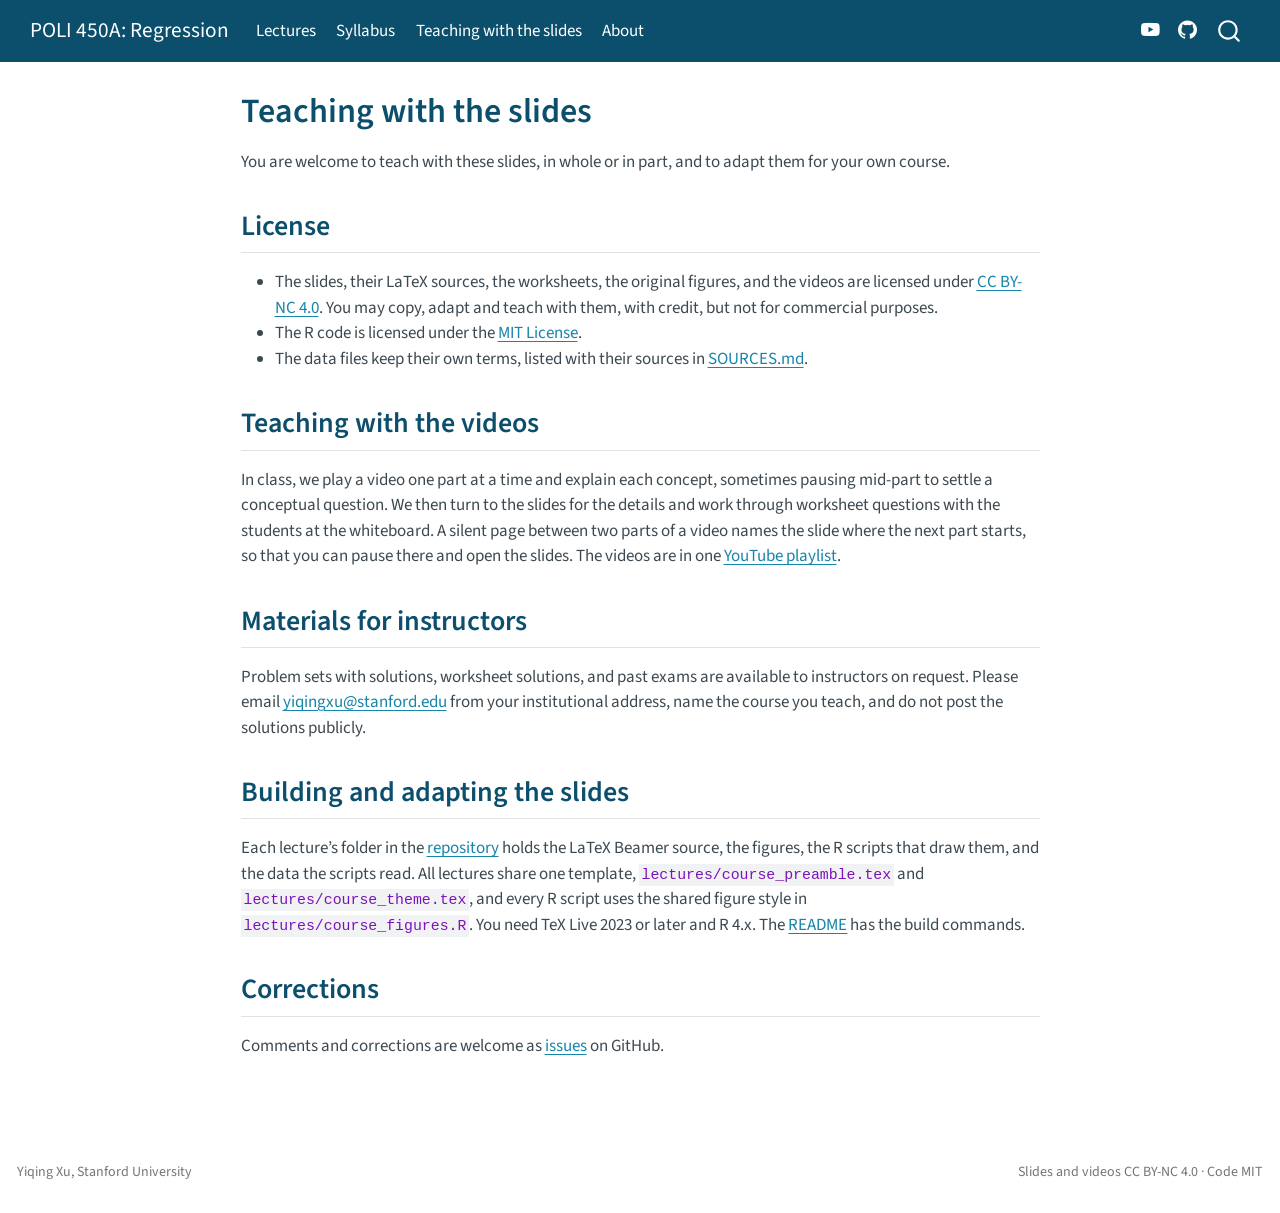
<file: docs/teaching.html>
<!DOCTYPE html>
<html xmlns="http://www.w3.org/1999/xhtml" lang="en" xml:lang="en"><head>

<meta charset="utf-8">
<meta name="generator" content="quarto-1.8.27">

<meta name="viewport" content="width=device-width, initial-scale=1.0, user-scalable=yes">


<title>Teaching with the slides – POLI 450A: Regression</title>
<style>
code{white-space: pre-wrap;}
span.smallcaps{font-variant: small-caps;}
div.columns{display: flex; gap: min(4vw, 1.5em);}
div.column{flex: auto; overflow-x: auto;}
div.hanging-indent{margin-left: 1.5em; text-indent: -1.5em;}
ul.task-list{list-style: none;}
ul.task-list li input[type="checkbox"] {
  width: 0.8em;
  margin: 0 0.8em 0.2em -1em; /* quarto-specific, see https://github.com/quarto-dev/quarto-cli/issues/4556 */ 
  vertical-align: middle;
}
</style>


<script src="site_libs/quarto-nav/quarto-nav.js"></script>
<script src="site_libs/quarto-nav/headroom.min.js"></script>
<script src="site_libs/clipboard/clipboard.min.js"></script>
<script src="site_libs/quarto-search/autocomplete.umd.js"></script>
<script src="site_libs/quarto-search/fuse.min.js"></script>
<script src="site_libs/quarto-search/quarto-search.js"></script>
<meta name="quarto:offset" content="./">
<script src="site_libs/quarto-html/quarto.js" type="module"></script>
<script src="site_libs/quarto-html/tabsets/tabsets.js" type="module"></script>
<script src="site_libs/quarto-html/axe/axe-check.js" type="module"></script>
<script src="site_libs/quarto-html/popper.min.js"></script>
<script src="site_libs/quarto-html/tippy.umd.min.js"></script>
<script src="site_libs/quarto-html/anchor.min.js"></script>
<link href="site_libs/quarto-html/tippy.css" rel="stylesheet">
<link href="site_libs/quarto-html/quarto-syntax-highlighting-ed96de9b727972fe78a7b5d16c58bf87.css" rel="stylesheet" id="quarto-text-highlighting-styles">
<script src="site_libs/bootstrap/bootstrap.min.js"></script>
<link href="site_libs/bootstrap/bootstrap-icons.css" rel="stylesheet">
<link href="site_libs/bootstrap/bootstrap-851721a1c7801c9b8cac1c885a5fff2c.min.css" rel="stylesheet" append-hash="true" id="quarto-bootstrap" data-mode="light">
<script id="quarto-search-options" type="application/json">{
  "location": "navbar",
  "copy-button": false,
  "collapse-after": 3,
  "panel-placement": "end",
  "type": "overlay",
  "limit": 50,
  "keyboard-shortcut": [
    "f",
    "/",
    "s"
  ],
  "show-item-context": false,
  "language": {
    "search-no-results-text": "No results",
    "search-matching-documents-text": "matching documents",
    "search-copy-link-title": "Copy link to search",
    "search-hide-matches-text": "Hide additional matches",
    "search-more-match-text": "more match in this document",
    "search-more-matches-text": "more matches in this document",
    "search-clear-button-title": "Clear",
    "search-text-placeholder": "",
    "search-detached-cancel-button-title": "Cancel",
    "search-submit-button-title": "Submit",
    "search-label": "Search"
  }
}</script>


</head>

<body class="nav-fixed fullcontent quarto-light">

<div id="quarto-search-results"></div>
  <header id="quarto-header" class="headroom fixed-top">
    <nav class="navbar navbar-expand-lg " data-bs-theme="dark">
      <div class="navbar-container container-fluid">
      <div class="navbar-brand-container mx-auto">
    <a class="navbar-brand" href="./index.html">
    <span class="navbar-title">POLI 450A: Regression</span>
    </a>
  </div>
            <div id="quarto-search" class="" title="Search"></div>
          <button class="navbar-toggler" type="button" data-bs-toggle="collapse" data-bs-target="#navbarCollapse" aria-controls="navbarCollapse" role="menu" aria-expanded="false" aria-label="Toggle navigation" onclick="if (window.quartoToggleHeadroom) { window.quartoToggleHeadroom(); }">
  <span class="navbar-toggler-icon"></span>
</button>
          <div class="collapse navbar-collapse" id="navbarCollapse">
            <ul class="navbar-nav navbar-nav-scroll me-auto">
  <li class="nav-item">
    <a class="nav-link" href="./index.html"> 
<span class="menu-text">Lectures</span></a>
  </li>  
  <li class="nav-item">
    <a class="nav-link" href="./pdf/syllabus.pdf"> 
<span class="menu-text">Syllabus</span></a>
  </li>  
  <li class="nav-item">
    <a class="nav-link active" href="./teaching.html" aria-current="page"> 
<span class="menu-text">Teaching with the slides</span></a>
  </li>  
  <li class="nav-item">
    <a class="nav-link" href="./about.html"> 
<span class="menu-text">About</span></a>
  </li>  
</ul>
            <ul class="navbar-nav navbar-nav-scroll ms-auto">
  <li class="nav-item compact">
    <a class="nav-link" href="https://www.youtube.com/playlist?list=PLbHvZ-k41x9s"> <i class="bi bi-youtube" role="img" aria-label="YouTube playlist">
</i> 
<span class="menu-text"></span></a>
  </li>  
  <li class="nav-item compact">
    <a class="nav-link" href="https://github.com/xuyiqing/regression-lectures"> <i class="bi bi-github" role="img" aria-label="GitHub repository">
</i> 
<span class="menu-text"></span></a>
  </li>  
</ul>
          </div> <!-- /navcollapse -->
            <div class="quarto-navbar-tools">
</div>
      </div> <!-- /container-fluid -->
    </nav>
</header>
<!-- content -->
<div id="quarto-content" class="quarto-container page-columns page-rows-contents page-layout-article page-navbar">
<!-- sidebar -->
<!-- margin-sidebar -->
    
<!-- main -->
<main class="content" id="quarto-document-content">

<header id="title-block-header" class="quarto-title-block default">
<div class="quarto-title">
<h1 class="title">Teaching with the slides</h1>
</div>



<div class="quarto-title-meta">

    
  
    
  </div>
  


</header>


<p>You are welcome to teach with these slides, in whole or in part, and to adapt them for your own course.</p>
<section id="license" class="level2">
<h2 class="anchored" data-anchor-id="license">License</h2>
<ul>
<li>The slides, their LaTeX sources, the worksheets, the original figures, and the videos are licensed under <a href="https://creativecommons.org/licenses/by-nc/4.0/">CC BY-NC 4.0</a>. You may copy, adapt and teach with them, with credit, but not for commercial purposes.</li>
<li>The R code is licensed under the <a href="https://github.com/xuyiqing/regression-lectures/blob/main/LICENSE-CODE">MIT License</a>.</li>
<li>The data files keep their own terms, listed with their sources in <a href="https://github.com/xuyiqing/regression-lectures/blob/main/SOURCES.md">SOURCES.md</a>.</li>
</ul>
</section>
<section id="teaching-with-the-videos" class="level2">
<h2 class="anchored" data-anchor-id="teaching-with-the-videos">Teaching with the videos</h2>
<p>In class, we play a video one part at a time and explain each concept, sometimes pausing mid-part to settle a conceptual question. We then turn to the slides for the details and work through worksheet questions with the students at the whiteboard. A silent page between two parts of a video names the slide where the next part starts, so that you can pause there and open the slides. The videos are in one <a href="https://www.youtube.com/playlist?list=PLbHvZ-k41x9s">YouTube playlist</a>.</p>
</section>
<section id="materials-for-instructors" class="level2">
<h2 class="anchored" data-anchor-id="materials-for-instructors">Materials for instructors</h2>
<p>Problem sets with solutions, worksheet solutions, and past exams are available to instructors on request. Please email <a href="mailto:yiqingxu@stanford.edu">yiqingxu@stanford.edu</a> from your institutional address, name the course you teach, and do not post the solutions publicly.</p>
</section>
<section id="building-and-adapting-the-slides" class="level2">
<h2 class="anchored" data-anchor-id="building-and-adapting-the-slides">Building and adapting the slides</h2>
<p>Each lecture’s folder in the <a href="https://github.com/xuyiqing/regression-lectures">repository</a> holds the LaTeX Beamer source, the figures, the R scripts that draw them, and the data the scripts read. All lectures share one template, <code>lectures/course_preamble.tex</code> and <code>lectures/course_theme.tex</code>, and every R script uses the shared figure style in <code>lectures/course_figures.R</code>. You need TeX Live 2023 or later and R 4.x. The <a href="https://github.com/xuyiqing/regression-lectures#readme">README</a> has the build commands.</p>
</section>
<section id="corrections" class="level2">
<h2 class="anchored" data-anchor-id="corrections">Corrections</h2>
<p>Comments and corrections are welcome as <a href="https://github.com/xuyiqing/regression-lectures/issues">issues</a> on GitHub.</p>


</section>

</main> <!-- /main -->
<script>
// Every link in the page body opens in a new tab (Yiqing, 2026-10-17), and so do the navbar's
// links to other sites (YouTube, GitHub) and to PDFs (the syllabus); the navbar's own pages open in the same tab.
function newTab(a) { a.target = '_blank'; a.rel = 'noopener'; }
document.querySelectorAll('main a[href]').forEach(function (a) {
  var h = a.getAttribute('href');
  if (h && h.charAt(0) !== '#') newTab(a);
});
document.querySelectorAll('.navbar a[href]').forEach(function (a) {
  if ((a.host && a.host !== location.host) || /\.pdf$/i.test(a.pathname)) newTab(a);
});
</script>
<script id="quarto-html-after-body" type="application/javascript">
  window.document.addEventListener("DOMContentLoaded", function (event) {
    const icon = "";
    const anchorJS = new window.AnchorJS();
    anchorJS.options = {
      placement: 'right',
      icon: icon
    };
    anchorJS.add('.anchored');
    const isCodeAnnotation = (el) => {
      for (const clz of el.classList) {
        if (clz.startsWith('code-annotation-')) {                     
          return true;
        }
      }
      return false;
    }
    const onCopySuccess = function(e) {
      // button target
      const button = e.trigger;
      // don't keep focus
      button.blur();
      // flash "checked"
      button.classList.add('code-copy-button-checked');
      var currentTitle = button.getAttribute("title");
      button.setAttribute("title", "Copied!");
      let tooltip;
      if (window.bootstrap) {
        button.setAttribute("data-bs-toggle", "tooltip");
        button.setAttribute("data-bs-placement", "left");
        button.setAttribute("data-bs-title", "Copied!");
        tooltip = new bootstrap.Tooltip(button, 
          { trigger: "manual", 
            customClass: "code-copy-button-tooltip",
            offset: [0, -8]});
        tooltip.show();    
      }
      setTimeout(function() {
        if (tooltip) {
          tooltip.hide();
          button.removeAttribute("data-bs-title");
          button.removeAttribute("data-bs-toggle");
          button.removeAttribute("data-bs-placement");
        }
        button.setAttribute("title", currentTitle);
        button.classList.remove('code-copy-button-checked');
      }, 1000);
      // clear code selection
      e.clearSelection();
    }
    const getTextToCopy = function(trigger) {
      const outerScaffold = trigger.parentElement.cloneNode(true);
      const codeEl = outerScaffold.querySelector('code');
      for (const childEl of codeEl.children) {
        if (isCodeAnnotation(childEl)) {
          childEl.remove();
        }
      }
      return codeEl.innerText;
    }
    const clipboard = new window.ClipboardJS('.code-copy-button:not([data-in-quarto-modal])', {
      text: getTextToCopy
    });
    clipboard.on('success', onCopySuccess);
    if (window.document.getElementById('quarto-embedded-source-code-modal')) {
      const clipboardModal = new window.ClipboardJS('.code-copy-button[data-in-quarto-modal]', {
        text: getTextToCopy,
        container: window.document.getElementById('quarto-embedded-source-code-modal')
      });
      clipboardModal.on('success', onCopySuccess);
    }
      var localhostRegex = new RegExp(/^(?:http|https):\/\/localhost\:?[0-9]*\//);
      var mailtoRegex = new RegExp(/^mailto:/);
        var filterRegex = new RegExp("https:\/\/teaching\.yiqingxu\.org\/regression-lectures\/");
      var isInternal = (href) => {
          return filterRegex.test(href) || localhostRegex.test(href) || mailtoRegex.test(href);
      }
      // Inspect non-navigation links and adorn them if external
     var links = window.document.querySelectorAll('a[href]:not(.nav-link):not(.navbar-brand):not(.toc-action):not(.sidebar-link):not(.sidebar-item-toggle):not(.pagination-link):not(.no-external):not([aria-hidden]):not(.dropdown-item):not(.quarto-navigation-tool):not(.about-link)');
      for (var i=0; i<links.length; i++) {
        const link = links[i];
        if (!isInternal(link.href)) {
          // undo the damage that might have been done by quarto-nav.js in the case of
          // links that we want to consider external
          if (link.dataset.originalHref !== undefined) {
            link.href = link.dataset.originalHref;
          }
            // target, if specified
            link.setAttribute("target", "_blank");
            if (link.getAttribute("rel") === null) {
              link.setAttribute("rel", "noopener");
            }
        }
      }
    function tippyHover(el, contentFn, onTriggerFn, onUntriggerFn) {
      const config = {
        allowHTML: true,
        maxWidth: 500,
        delay: 100,
        arrow: false,
        appendTo: function(el) {
            return el.parentElement;
        },
        interactive: true,
        interactiveBorder: 10,
        theme: 'quarto',
        placement: 'bottom-start',
      };
      if (contentFn) {
        config.content = contentFn;
      }
      if (onTriggerFn) {
        config.onTrigger = onTriggerFn;
      }
      if (onUntriggerFn) {
        config.onUntrigger = onUntriggerFn;
      }
      window.tippy(el, config); 
    }
    const noterefs = window.document.querySelectorAll('a[role="doc-noteref"]');
    for (var i=0; i<noterefs.length; i++) {
      const ref = noterefs[i];
      tippyHover(ref, function() {
        // use id or data attribute instead here
        let href = ref.getAttribute('data-footnote-href') || ref.getAttribute('href');
        try { href = new URL(href).hash; } catch {}
        const id = href.replace(/^#\/?/, "");
        const note = window.document.getElementById(id);
        if (note) {
          return note.innerHTML;
        } else {
          return "";
        }
      });
    }
    const xrefs = window.document.querySelectorAll('a.quarto-xref');
    const processXRef = (id, note) => {
      // Strip column container classes
      const stripColumnClz = (el) => {
        el.classList.remove("page-full", "page-columns");
        if (el.children) {
          for (const child of el.children) {
            stripColumnClz(child);
          }
        }
      }
      stripColumnClz(note)
      if (id === null || id.startsWith('sec-')) {
        // Special case sections, only their first couple elements
        const container = document.createElement("div");
        if (note.children && note.children.length > 2) {
          container.appendChild(note.children[0].cloneNode(true));
          for (let i = 1; i < note.children.length; i++) {
            const child = note.children[i];
            if (child.tagName === "P" && child.innerText === "") {
              continue;
            } else {
              container.appendChild(child.cloneNode(true));
              break;
            }
          }
          if (window.Quarto?.typesetMath) {
            window.Quarto.typesetMath(container);
          }
          return container.innerHTML
        } else {
          if (window.Quarto?.typesetMath) {
            window.Quarto.typesetMath(note);
          }
          return note.innerHTML;
        }
      } else {
        // Remove any anchor links if they are present
        const anchorLink = note.querySelector('a.anchorjs-link');
        if (anchorLink) {
          anchorLink.remove();
        }
        if (window.Quarto?.typesetMath) {
          window.Quarto.typesetMath(note);
        }
        if (note.classList.contains("callout")) {
          return note.outerHTML;
        } else {
          return note.innerHTML;
        }
      }
    }
    for (var i=0; i<xrefs.length; i++) {
      const xref = xrefs[i];
      tippyHover(xref, undefined, function(instance) {
        instance.disable();
        let url = xref.getAttribute('href');
        let hash = undefined; 
        if (url.startsWith('#')) {
          hash = url;
        } else {
          try { hash = new URL(url).hash; } catch {}
        }
        if (hash) {
          const id = hash.replace(/^#\/?/, "");
          const note = window.document.getElementById(id);
          if (note !== null) {
            try {
              const html = processXRef(id, note.cloneNode(true));
              instance.setContent(html);
            } finally {
              instance.enable();
              instance.show();
            }
          } else {
            // See if we can fetch this
            fetch(url.split('#')[0])
            .then(res => res.text())
            .then(html => {
              const parser = new DOMParser();
              const htmlDoc = parser.parseFromString(html, "text/html");
              const note = htmlDoc.getElementById(id);
              if (note !== null) {
                const html = processXRef(id, note);
                instance.setContent(html);
              } 
            }).finally(() => {
              instance.enable();
              instance.show();
            });
          }
        } else {
          // See if we can fetch a full url (with no hash to target)
          // This is a special case and we should probably do some content thinning / targeting
          fetch(url)
          .then(res => res.text())
          .then(html => {
            const parser = new DOMParser();
            const htmlDoc = parser.parseFromString(html, "text/html");
            const note = htmlDoc.querySelector('main.content');
            if (note !== null) {
              // This should only happen for chapter cross references
              // (since there is no id in the URL)
              // remove the first header
              if (note.children.length > 0 && note.children[0].tagName === "HEADER") {
                note.children[0].remove();
              }
              const html = processXRef(null, note);
              instance.setContent(html);
            } 
          }).finally(() => {
            instance.enable();
            instance.show();
          });
        }
      }, function(instance) {
      });
    }
        let selectedAnnoteEl;
        const selectorForAnnotation = ( cell, annotation) => {
          let cellAttr = 'data-code-cell="' + cell + '"';
          let lineAttr = 'data-code-annotation="' +  annotation + '"';
          const selector = 'span[' + cellAttr + '][' + lineAttr + ']';
          return selector;
        }
        const selectCodeLines = (annoteEl) => {
          const doc = window.document;
          const targetCell = annoteEl.getAttribute("data-target-cell");
          const targetAnnotation = annoteEl.getAttribute("data-target-annotation");
          const annoteSpan = window.document.querySelector(selectorForAnnotation(targetCell, targetAnnotation));
          const lines = annoteSpan.getAttribute("data-code-lines").split(",");
          const lineIds = lines.map((line) => {
            return targetCell + "-" + line;
          })
          let top = null;
          let height = null;
          let parent = null;
          if (lineIds.length > 0) {
              //compute the position of the single el (top and bottom and make a div)
              const el = window.document.getElementById(lineIds[0]);
              top = el.offsetTop;
              height = el.offsetHeight;
              parent = el.parentElement.parentElement;
            if (lineIds.length > 1) {
              const lastEl = window.document.getElementById(lineIds[lineIds.length - 1]);
              const bottom = lastEl.offsetTop + lastEl.offsetHeight;
              height = bottom - top;
            }
            if (top !== null && height !== null && parent !== null) {
              // cook up a div (if necessary) and position it 
              let div = window.document.getElementById("code-annotation-line-highlight");
              if (div === null) {
                div = window.document.createElement("div");
                div.setAttribute("id", "code-annotation-line-highlight");
                div.style.position = 'absolute';
                parent.appendChild(div);
              }
              div.style.top = top - 2 + "px";
              div.style.height = height + 4 + "px";
              div.style.left = 0;
              let gutterDiv = window.document.getElementById("code-annotation-line-highlight-gutter");
              if (gutterDiv === null) {
                gutterDiv = window.document.createElement("div");
                gutterDiv.setAttribute("id", "code-annotation-line-highlight-gutter");
                gutterDiv.style.position = 'absolute';
                const codeCell = window.document.getElementById(targetCell);
                const gutter = codeCell.querySelector('.code-annotation-gutter');
                gutter.appendChild(gutterDiv);
              }
              gutterDiv.style.top = top - 2 + "px";
              gutterDiv.style.height = height + 4 + "px";
            }
            selectedAnnoteEl = annoteEl;
          }
        };
        const unselectCodeLines = () => {
          const elementsIds = ["code-annotation-line-highlight", "code-annotation-line-highlight-gutter"];
          elementsIds.forEach((elId) => {
            const div = window.document.getElementById(elId);
            if (div) {
              div.remove();
            }
          });
          selectedAnnoteEl = undefined;
        };
          // Handle positioning of the toggle
      window.addEventListener(
        "resize",
        throttle(() => {
          elRect = undefined;
          if (selectedAnnoteEl) {
            selectCodeLines(selectedAnnoteEl);
          }
        }, 10)
      );
      function throttle(fn, ms) {
      let throttle = false;
      let timer;
        return (...args) => {
          if(!throttle) { // first call gets through
              fn.apply(this, args);
              throttle = true;
          } else { // all the others get throttled
              if(timer) clearTimeout(timer); // cancel #2
              timer = setTimeout(() => {
                fn.apply(this, args);
                timer = throttle = false;
              }, ms);
          }
        };
      }
        // Attach click handler to the DT
        const annoteDls = window.document.querySelectorAll('dt[data-target-cell]');
        for (const annoteDlNode of annoteDls) {
          annoteDlNode.addEventListener('click', (event) => {
            const clickedEl = event.target;
            if (clickedEl !== selectedAnnoteEl) {
              unselectCodeLines();
              const activeEl = window.document.querySelector('dt[data-target-cell].code-annotation-active');
              if (activeEl) {
                activeEl.classList.remove('code-annotation-active');
              }
              selectCodeLines(clickedEl);
              clickedEl.classList.add('code-annotation-active');
            } else {
              // Unselect the line
              unselectCodeLines();
              clickedEl.classList.remove('code-annotation-active');
            }
          });
        }
    const findCites = (el) => {
      const parentEl = el.parentElement;
      if (parentEl) {
        const cites = parentEl.dataset.cites;
        if (cites) {
          return {
            el,
            cites: cites.split(' ')
          };
        } else {
          return findCites(el.parentElement)
        }
      } else {
        return undefined;
      }
    };
    var bibliorefs = window.document.querySelectorAll('a[role="doc-biblioref"]');
    for (var i=0; i<bibliorefs.length; i++) {
      const ref = bibliorefs[i];
      const citeInfo = findCites(ref);
      if (citeInfo) {
        tippyHover(citeInfo.el, function() {
          var popup = window.document.createElement('div');
          citeInfo.cites.forEach(function(cite) {
            var citeDiv = window.document.createElement('div');
            citeDiv.classList.add('hanging-indent');
            citeDiv.classList.add('csl-entry');
            var biblioDiv = window.document.getElementById('ref-' + cite);
            if (biblioDiv) {
              citeDiv.innerHTML = biblioDiv.innerHTML;
            }
            popup.appendChild(citeDiv);
          });
          return popup.innerHTML;
        });
      }
    }
  });
  </script>
</div> <!-- /content -->
<footer class="footer">
  <div class="nav-footer">
    <div class="nav-footer-left">
<p>Yiqing Xu, Stanford University</p>
</div>   
    <div class="nav-footer-center">
      &nbsp;
    </div>
    <div class="nav-footer-right">
<p>Slides and videos CC BY-NC 4.0 · Code MIT</p>
</div>
  </div>
</footer>




</body></html>
</file>
<file: docs/site_libs/quarto-html/tippy.css>
.tippy-box[data-animation=fade][data-state=hidden]{opacity:0}[data-tippy-root]{max-width:calc(100vw - 10px)}.tippy-box{position:relative;background-color:#333;color:#fff;border-radius:4px;font-size:14px;line-height:1.4;white-space:normal;outline:0;transition-property:transform,visibility,opacity}.tippy-box[data-placement^=top]>.tippy-arrow{bottom:0}.tippy-box[data-placement^=top]>.tippy-arrow:before{bottom:-7px;left:0;border-width:8px 8px 0;border-top-color:initial;transform-origin:center top}.tippy-box[data-placement^=bottom]>.tippy-arrow{top:0}.tippy-box[data-placement^=bottom]>.tippy-arrow:before{top:-7px;left:0;border-width:0 8px 8px;border-bottom-color:initial;transform-origin:center bottom}.tippy-box[data-placement^=left]>.tippy-arrow{right:0}.tippy-box[data-placement^=left]>.tippy-arrow:before{border-width:8px 0 8px 8px;border-left-color:initial;right:-7px;transform-origin:center left}.tippy-box[data-placement^=right]>.tippy-arrow{left:0}.tippy-box[data-placement^=right]>.tippy-arrow:before{left:-7px;border-width:8px 8px 8px 0;border-right-color:initial;transform-origin:center right}.tippy-box[data-inertia][data-state=visible]{transition-timing-function:cubic-bezier(.54,1.5,.38,1.11)}.tippy-arrow{width:16px;height:16px;color:#333}.tippy-arrow:before{content:"";position:absolute;border-color:transparent;border-style:solid}.tippy-content{position:relative;padding:5px 9px;z-index:1}
</file>
<file: docs/site_libs/quarto-html/quarto-syntax-highlighting-ed96de9b727972fe78a7b5d16c58bf87.css>
/* quarto syntax highlight colors */
:root {
  --quarto-hl-ot-color: #003B4F;
  --quarto-hl-at-color: #657422;
  --quarto-hl-ss-color: #20794D;
  --quarto-hl-an-color: #5E5E5E;
  --quarto-hl-fu-color: #4758AB;
  --quarto-hl-st-color: #20794D;
  --quarto-hl-cf-color: #003B4F;
  --quarto-hl-op-color: #5E5E5E;
  --quarto-hl-er-color: #AD0000;
  --quarto-hl-bn-color: #AD0000;
  --quarto-hl-al-color: #AD0000;
  --quarto-hl-va-color: #111111;
  --quarto-hl-bu-color: inherit;
  --quarto-hl-ex-color: inherit;
  --quarto-hl-pp-color: #AD0000;
  --quarto-hl-in-color: #5E5E5E;
  --quarto-hl-vs-color: #20794D;
  --quarto-hl-wa-color: #5E5E5E;
  --quarto-hl-do-color: #5E5E5E;
  --quarto-hl-im-color: #00769E;
  --quarto-hl-ch-color: #20794D;
  --quarto-hl-dt-color: #AD0000;
  --quarto-hl-fl-color: #AD0000;
  --quarto-hl-co-color: #5E5E5E;
  --quarto-hl-cv-color: #5E5E5E;
  --quarto-hl-cn-color: #8f5902;
  --quarto-hl-sc-color: #5E5E5E;
  --quarto-hl-dv-color: #AD0000;
  --quarto-hl-kw-color: #003B4F;
}

/* other quarto variables */
:root {
  --quarto-font-monospace: SFMono-Regular, Menlo, Monaco, Consolas, "Liberation Mono", "Courier New", monospace;
}

/* syntax highlight based on Pandoc's rules */
pre > code.sourceCode > span {
  color: #003B4F;
}

code.sourceCode > span {
  color: #003B4F;
}

div.sourceCode,
div.sourceCode pre.sourceCode {
  color: #003B4F;
}

/* Normal */
code span {
  color: #003B4F;
}

/* Alert */
code span.al {
  color: #AD0000;
  font-style: inherit;
}

/* Annotation */
code span.an {
  color: #5E5E5E;
  font-style: inherit;
}

/* Attribute */
code span.at {
  color: #657422;
  font-style: inherit;
}

/* BaseN */
code span.bn {
  color: #AD0000;
  font-style: inherit;
}

/* BuiltIn */
code span.bu {
  font-style: inherit;
}

/* ControlFlow */
code span.cf {
  color: #003B4F;
  font-weight: bold;
  font-style: inherit;
}

/* Char */
code span.ch {
  color: #20794D;
  font-style: inherit;
}

/* Constant */
code span.cn {
  color: #8f5902;
  font-style: inherit;
}

/* Comment */
code span.co {
  color: #5E5E5E;
  font-style: inherit;
}

/* CommentVar */
code span.cv {
  color: #5E5E5E;
  font-style: italic;
}

/* Documentation */
code span.do {
  color: #5E5E5E;
  font-style: italic;
}

/* DataType */
code span.dt {
  color: #AD0000;
  font-style: inherit;
}

/* DecVal */
code span.dv {
  color: #AD0000;
  font-style: inherit;
}

/* Error */
code span.er {
  color: #AD0000;
  font-style: inherit;
}

/* Extension */
code span.ex {
  font-style: inherit;
}

/* Float */
code span.fl {
  color: #AD0000;
  font-style: inherit;
}

/* Function */
code span.fu {
  color: #4758AB;
  font-style: inherit;
}

/* Import */
code span.im {
  color: #00769E;
  font-style: inherit;
}

/* Information */
code span.in {
  color: #5E5E5E;
  font-style: inherit;
}

/* Keyword */
code span.kw {
  color: #003B4F;
  font-weight: bold;
  font-style: inherit;
}

/* Operator */
code span.op {
  color: #5E5E5E;
  font-style: inherit;
}

/* Other */
code span.ot {
  color: #003B4F;
  font-style: inherit;
}

/* Preprocessor */
code span.pp {
  color: #AD0000;
  font-style: inherit;
}

/* SpecialChar */
code span.sc {
  color: #5E5E5E;
  font-style: inherit;
}

/* SpecialString */
code span.ss {
  color: #20794D;
  font-style: inherit;
}

/* String */
code span.st {
  color: #20794D;
  font-style: inherit;
}

/* Variable */
code span.va {
  color: #111111;
  font-style: inherit;
}

/* VerbatimString */
code span.vs {
  color: #20794D;
  font-style: inherit;
}

/* Warning */
code span.wa {
  color: #5E5E5E;
  font-style: italic;
}

.prevent-inlining {
  content: "</";
}

/*# sourceMappingURL=0920dd6d7437995b8cdf7429764427b1.css.map */
</file>
